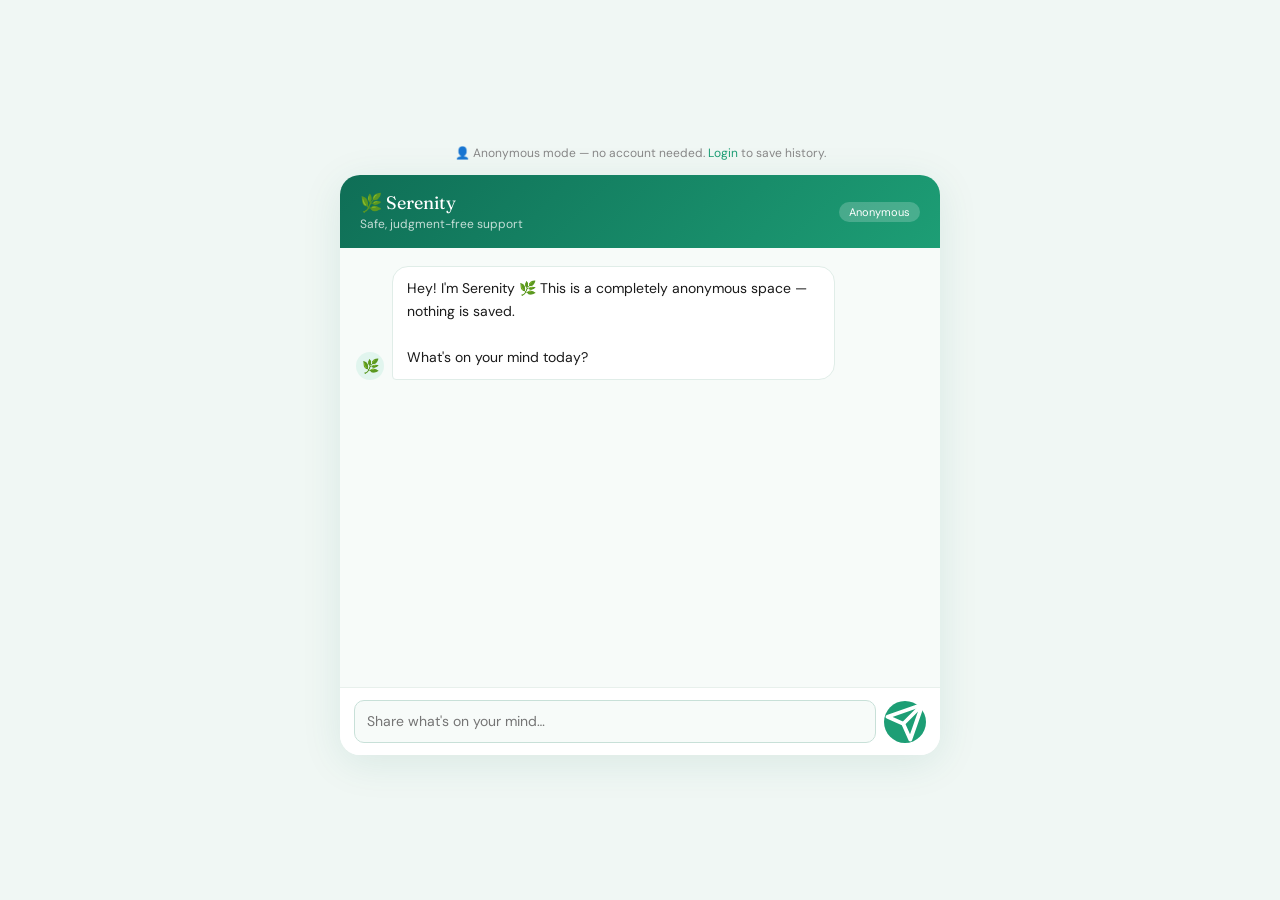
<file: templates/anon.html>
<!DOCTYPE html>
<html lang="en">
<head>
  <meta charset="UTF-8"/>
  <meta name="viewport" content="width=device-width, initial-scale=1.0"/>
  <title>Serenity – Anonymous Chat</title>
  <link rel="icon" href="data:image/svg+xml,<svg xmlns='http://www.w3.org/2000/svg' viewBox='0 0 100 100'><text y='.9em' font-size='90'>🌿</text></svg>"/>
  <link href="https://fonts.googleapis.com/css2?family=DM+Sans:wght@300;400;500&family=Fraunces:wght@300;400&display=swap" rel="stylesheet"/>
  <style>
    *{box-sizing:border-box;margin:0;padding:0}
    body{font-family:'DM Sans',sans-serif;background:#f0f7f4;height:100vh;display:flex;flex-direction:column;align-items:center;justify-content:center;padding:20px}
    .wrap{background:#fff;border-radius:20px;box-shadow:0 8px 40px rgba(15,110,86,.1);width:100%;max-width:600px;height:580px;display:flex;flex-direction:column;overflow:hidden}
    .header{background:linear-gradient(135deg,#0F6E56,#1D9E75);padding:16px 20px;display:flex;align-items:center;gap:10px}
    .header h1{font-family:'Fraunces',serif;font-size:18px;font-weight:400;color:#fff}
    .header p{font-size:12px;color:rgba(255,255,255,.75);margin-top:2px}
    .badge-anon{background:rgba(255,255,255,.2);color:#fff;font-size:11px;padding:3px 10px;border-radius:20px;margin-left:auto}
    .messages{flex:1;overflow-y:auto;padding:18px 16px;display:flex;flex-direction:column;gap:12px;background:#f7fbf9}
    .msg-row{display:flex;align-items:flex-end;gap:8px;animation:fadeUp .3s ease}
    @keyframes fadeUp{from{opacity:0;transform:translateY(6px)}to{opacity:1;transform:translateY(0)}}
    .msg-row.user{flex-direction:row-reverse}
    .av{width:28px;height:28px;border-radius:50%;background:#E1F5EE;display:flex;align-items:center;justify-content:center;font-size:14px;flex-shrink:0}
    .msg-row.user .av{background:#eef2f0;font-size:11px;color:#555;font-weight:500}
    .bubble-wrap{display:flex;flex-direction:column;max-width:78%}
    .bubble-wrap.user{align-items:flex-end}
    .bubble{padding:10px 14px;border-radius:16px;font-size:14px;line-height:1.65;color:#1a1a1a;white-space:pre-wrap;overflow-wrap:break-word;width:fit-content}
    .msg-row.bot .bubble{background:#fff;border:1px solid #e0ede8;border-bottom-left-radius:4px}
    .msg-row.user .bubble{background:#1D9E75;color:#fff;border-bottom-right-radius:4px}
    .typing-bub{background:#fff;border:1px solid #e0ede8;border-radius:16px;border-bottom-left-radius:4px;padding:12px 14px;display:flex;gap:5px;align-items:center}
    .typing-bub span{width:6px;height:6px;border-radius:50%;background:#5DCAA5;animation:bounce 1.2s infinite}
    .typing-bub span:nth-child(2){animation-delay:.2s}.typing-bub span:nth-child(3){animation-delay:.4s}
    @keyframes bounce{0%,60%,100%{transform:translateY(0)}30%{transform:translateY(-4px)}}
    .input-area{padding:12px 14px;background:#fff;border-top:1px solid #e8f0ec;display:flex;gap:8px;align-items:flex-end}
    textarea{flex:1;resize:none;border:1px solid #c8e0d8;border-radius:10px;padding:10px 12px;font-family:'DM Sans',sans-serif;font-size:14px;color:#1a1a1a;background:#f7fbf9;outline:none;min-height:42px;max-height:100px;line-height:1.5}
    textarea:focus{border-color:#5DCAA5}
    .send-btn{width:42px;height:42px;border-radius:50%;background:#1D9E75;border:none;cursor:pointer;display:flex;align-items:center;justify-content:center;flex-shrink:0}
    .send-btn:hover{background:#0F6E56}
    .send-btn:disabled{background:#9FE1CB;cursor:not-allowed}
    .note{font-size:12px;color:#888;text-align:center;margin-bottom:14px}
    .note a{color:#1D9E75;text-decoration:none}
  </style>
</head>
<body>
<p class="note">👤 Anonymous mode — no account needed. <a href="/login">Login</a> to save history.</p>
<div class="wrap">
  <div class="header">
    <div>
      <h1>🌿 Serenity</h1>
      <p>Safe, judgment-free support</p>
    </div>
    <span class="badge-anon">Anonymous</span>
  </div>
  <div class="messages" id="messages"></div>
  <div class="input-area">
    <textarea id="userInput" placeholder="Share what's on your mind…" rows="1"
      onkeydown="if(event.key==='Enter'&&!event.shiftKey){event.preventDefault();send()}"
      oninput="this.style.height='auto';this.style.height=Math.min(this.scrollHeight,100)+'px'"></textarea>
    <button class="send-btn" id="sendBtn" onclick="send()">
      <svg viewBox="0 0 24 24" fill="none" stroke="#fff" stroke-width="2.2" stroke-linecap="round" stroke-linejoin="round">
        <line x1="22" y1="2" x2="11" y2="13"></line><polygon points="22 2 15 22 11 13 2 9 22 2"></polygon>
      </svg>
    </button>
  </div>
</div>
<script>
  const history = [];
  let busy = false;

  function addMsg(role, text, animate) {
    const msgs = document.getElementById('messages');
    const row  = document.createElement('div');
    row.className = 'msg-row ' + role;
    const av = document.createElement('div');
    av.className   = 'av';
    av.textContent = role === 'bot' ? '🌿' : 'You';
    const wrap = document.createElement('div');
    wrap.className = 'bubble-wrap ' + role;
    const bub = document.createElement('div');
    bub.className = 'bubble';
    if (animate && role === 'bot') {
      const words = text.split(' ');
      let i = 0;
      const iv = setInterval(() => {
        if (i < words.length) { bub.textContent += (i?'':'')+words[i++]+' '; scroll(); }
        else clearInterval(iv);
      }, 35);
    } else { bub.textContent = text; }
    wrap.appendChild(bub);
    row.appendChild(av); row.appendChild(wrap);
    msgs.appendChild(row);
    scroll();
  }

  function scroll() { const el=document.getElementById('messages'); el.scrollTop=el.scrollHeight; }

  function showTyping() {
    const msgs=document.getElementById('messages');
    const row=document.createElement('div'); row.className='msg-row bot'; row.id='ti';
    const av=document.createElement('div'); av.className='av'; av.textContent='🌿';
    const b=document.createElement('div'); b.className='typing-bub'; b.innerHTML='<span></span><span></span><span></span>';
    row.appendChild(av); row.appendChild(b); msgs.appendChild(row); scroll();
  }

  async function send() {
    if (busy) return;
    const input = document.getElementById('userInput');
    const text  = input.value.trim();
    if (!text) return;
    input.value=''; input.style.height='auto';
    addMsg('user', text, false);
    history.push({role:'user', content:text});
    busy=true; document.getElementById('sendBtn').disabled=true; showTyping();
    try {
      const res  = await fetch('/anon/chat', {method:'POST',headers:{'Content-Type':'application/json'},body:JSON.stringify({message:text,history})});
      const data = await res.json();
      document.getElementById('ti')?.remove();
      if (data.error) throw new Error(data.error);
      history.push({role:'assistant', content:data.reply});
      addMsg('bot', data.reply, true);
    } catch(e) {
      document.getElementById('ti')?.remove();
      addMsg('bot', 'Something went wrong: '+e.message, false);
    }
    busy=false; document.getElementById('sendBtn').disabled=false; input.focus();
  }

  // Welcome message
  addMsg('bot', "Hey! I'm Serenity 🌿 This is a completely anonymous space — nothing is saved.\n\nWhat's on your mind today?", false);
</script>
</body>
</html>
</file>
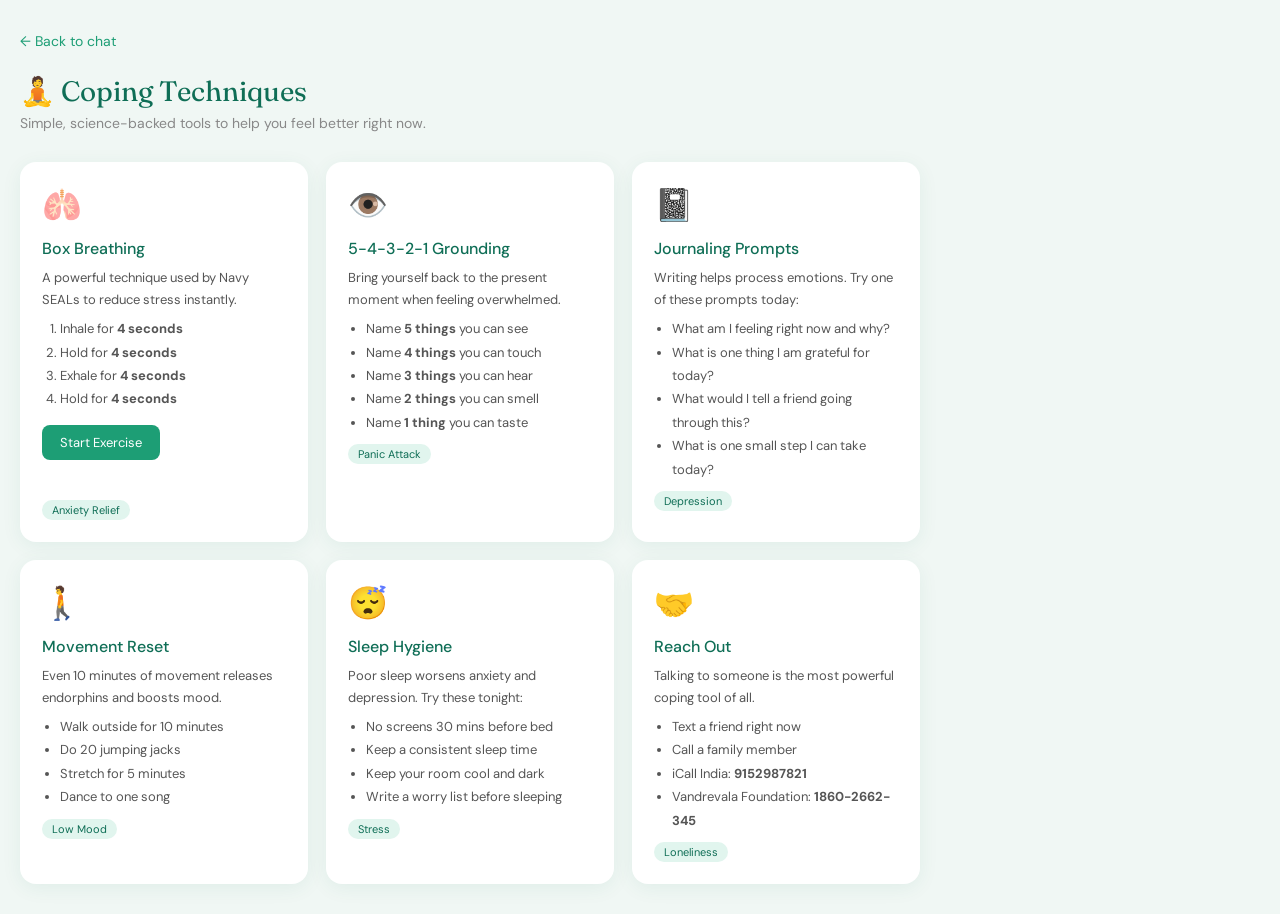
<file: templates/coping.html>
<!DOCTYPE html>
<html lang="en">
<head>
  <meta charset="UTF-8"/>
  <meta name="viewport" content="width=device-width, initial-scale=1.0"/>
  <title>Serenity – Coping Techniques</title>
  <link rel="icon" href="data:image/svg+xml,<svg xmlns='http://www.w3.org/2000/svg' viewBox='0 0 100 100'><text y='.9em' font-size='90'>🌿</text></svg>"/>
  <link href="https://fonts.googleapis.com/css2?family=DM+Sans:wght@300;400;500&family=Fraunces:wght@300;400&display=swap" rel="stylesheet"/>
  <style>
    *{box-sizing:border-box;margin:0;padding:0}
    body{font-family:'DM Sans',sans-serif;background:#f0f7f4;min-height:100vh;padding:30px 20px;color:#1a1a1a}
    .back{display:inline-flex;align-items:center;gap:6px;color:#1D9E75;text-decoration:none;font-size:14px;margin-bottom:24px}
    .back:hover{color:#0F6E56}
    h1{font-family:'Fraunces',serif;font-size:28px;font-weight:400;color:#0F6E56;margin-bottom:6px}
    .subtitle{font-size:14px;color:#888;margin-bottom:30px}
    .grid{display:grid;grid-template-columns:repeat(auto-fill,minmax(280px,1fr));gap:18px;max-width:900px}
    .card{background:#fff;border-radius:16px;padding:22px;box-shadow:0 4px 20px rgba(15,110,86,.07)}
    .card-icon{font-size:32px;margin-bottom:12px}
    .card h2{font-size:16px;font-weight:500;color:#0F6E56;margin-bottom:8px}
    .card p{font-size:13px;color:#555;line-height:1.7}
    .card ol,.card ul{font-size:13px;color:#555;line-height:1.8;padding-left:18px;margin-top:6px}
    .tag{display:inline-block;background:#E1F5EE;color:#0F6E56;font-size:11px;padding:3px 10px;border-radius:20px;margin-top:10px}
    .breathing-btn{margin-top:14px;padding:9px 18px;background:#1D9E75;color:#fff;border:none;border-radius:8px;cursor:pointer;font-family:'DM Sans',sans-serif;font-size:13px}
    .breathing-btn:hover{background:#0F6E56}
    #breatheStatus{margin-top:10px;font-size:13px;color:#1D9E75;font-weight:500;min-height:20px}
  </style>
</head>
<body>
  <a href="/" class="back">← Back to chat</a>
  <h1>🧘 Coping Techniques</h1>
  <p class="subtitle">Simple, science-backed tools to help you feel better right now.</p>

  <div class="grid">
    <div class="card">
      <div class="card-icon">🫁</div>
      <h2>Box Breathing</h2>
      <p>A powerful technique used by Navy SEALs to reduce stress instantly.</p>
      <ol>
        <li>Inhale for <strong>4 seconds</strong></li>
        <li>Hold for <strong>4 seconds</strong></li>
        <li>Exhale for <strong>4 seconds</strong></li>
        <li>Hold for <strong>4 seconds</strong></li>
      </ol>
      <button class="breathing-btn" onclick="startBreathing()">Start Exercise</button>
      <div id="breatheStatus"></div>
      <span class="tag">Anxiety Relief</span>
    </div>

    <div class="card">
      <div class="card-icon">👁️</div>
      <h2>5-4-3-2-1 Grounding</h2>
      <p>Bring yourself back to the present moment when feeling overwhelmed.</p>
      <ul>
        <li>Name <strong>5 things</strong> you can see</li>
        <li>Name <strong>4 things</strong> you can touch</li>
        <li>Name <strong>3 things</strong> you can hear</li>
        <li>Name <strong>2 things</strong> you can smell</li>
        <li>Name <strong>1 thing</strong> you can taste</li>
      </ul>
      <span class="tag">Panic Attack</span>
    </div>

    <div class="card">
      <div class="card-icon">📓</div>
      <h2>Journaling Prompts</h2>
      <p>Writing helps process emotions. Try one of these prompts today:</p>
      <ul>
        <li>What am I feeling right now and why?</li>
        <li>What is one thing I am grateful for today?</li>
        <li>What would I tell a friend going through this?</li>
        <li>What is one small step I can take today?</li>
      </ul>
      <span class="tag">Depression</span>
    </div>

    <div class="card">
      <div class="card-icon">🚶</div>
      <h2>Movement Reset</h2>
      <p>Even 10 minutes of movement releases endorphins and boosts mood.</p>
      <ul>
        <li>Walk outside for 10 minutes</li>
        <li>Do 20 jumping jacks</li>
        <li>Stretch for 5 minutes</li>
        <li>Dance to one song</li>
      </ul>
      <span class="tag">Low Mood</span>
    </div>

    <div class="card">
      <div class="card-icon">😴</div>
      <h2>Sleep Hygiene</h2>
      <p>Poor sleep worsens anxiety and depression. Try these tonight:</p>
      <ul>
        <li>No screens 30 mins before bed</li>
        <li>Keep a consistent sleep time</li>
        <li>Keep your room cool and dark</li>
        <li>Write a worry list before sleeping</li>
      </ul>
      <span class="tag">Stress</span>
    </div>

    <div class="card">
      <div class="card-icon">🤝</div>
      <h2>Reach Out</h2>
      <p>Talking to someone is the most powerful coping tool of all.</p>
      <ul>
        <li>Text a friend right now</li>
        <li>Call a family member</li>
        <li>iCall India: <strong>9152987821</strong></li>
        <li>Vandrevala Foundation: <strong>1860-2662-345</strong></li>
      </ul>
      <span class="tag">Loneliness</span>
    </div>
  </div>

  <script>
    let breatheInterval = null;
    const steps = [
      {text: "Inhale... 🫁", duration: 4000},
      {text: "Hold... ⏸️", duration: 4000},
      {text: "Exhale... 💨", duration: 4000},
      {text: "Hold... ⏸️", duration: 4000}
    ];

    function startBreathing() {
      if (breatheInterval) { clearTimeout(breatheInterval); }
      const status = document.getElementById('breatheStatus');
      let cycle = 0, step = 0, rounds = 0;

      function next() {
        if (rounds >= 4) { status.textContent = "✅ Well done! You completed 4 cycles."; return; }
        status.textContent = steps[step].text;
        breatheInterval = setTimeout(() => {
          step++;
          if (step >= steps.length) { step = 0; rounds++; }
          next();
        }, steps[step < steps.length ? step : 0].duration);
      }
      next();
    }
  </script>
</body>
</html>
</file>
